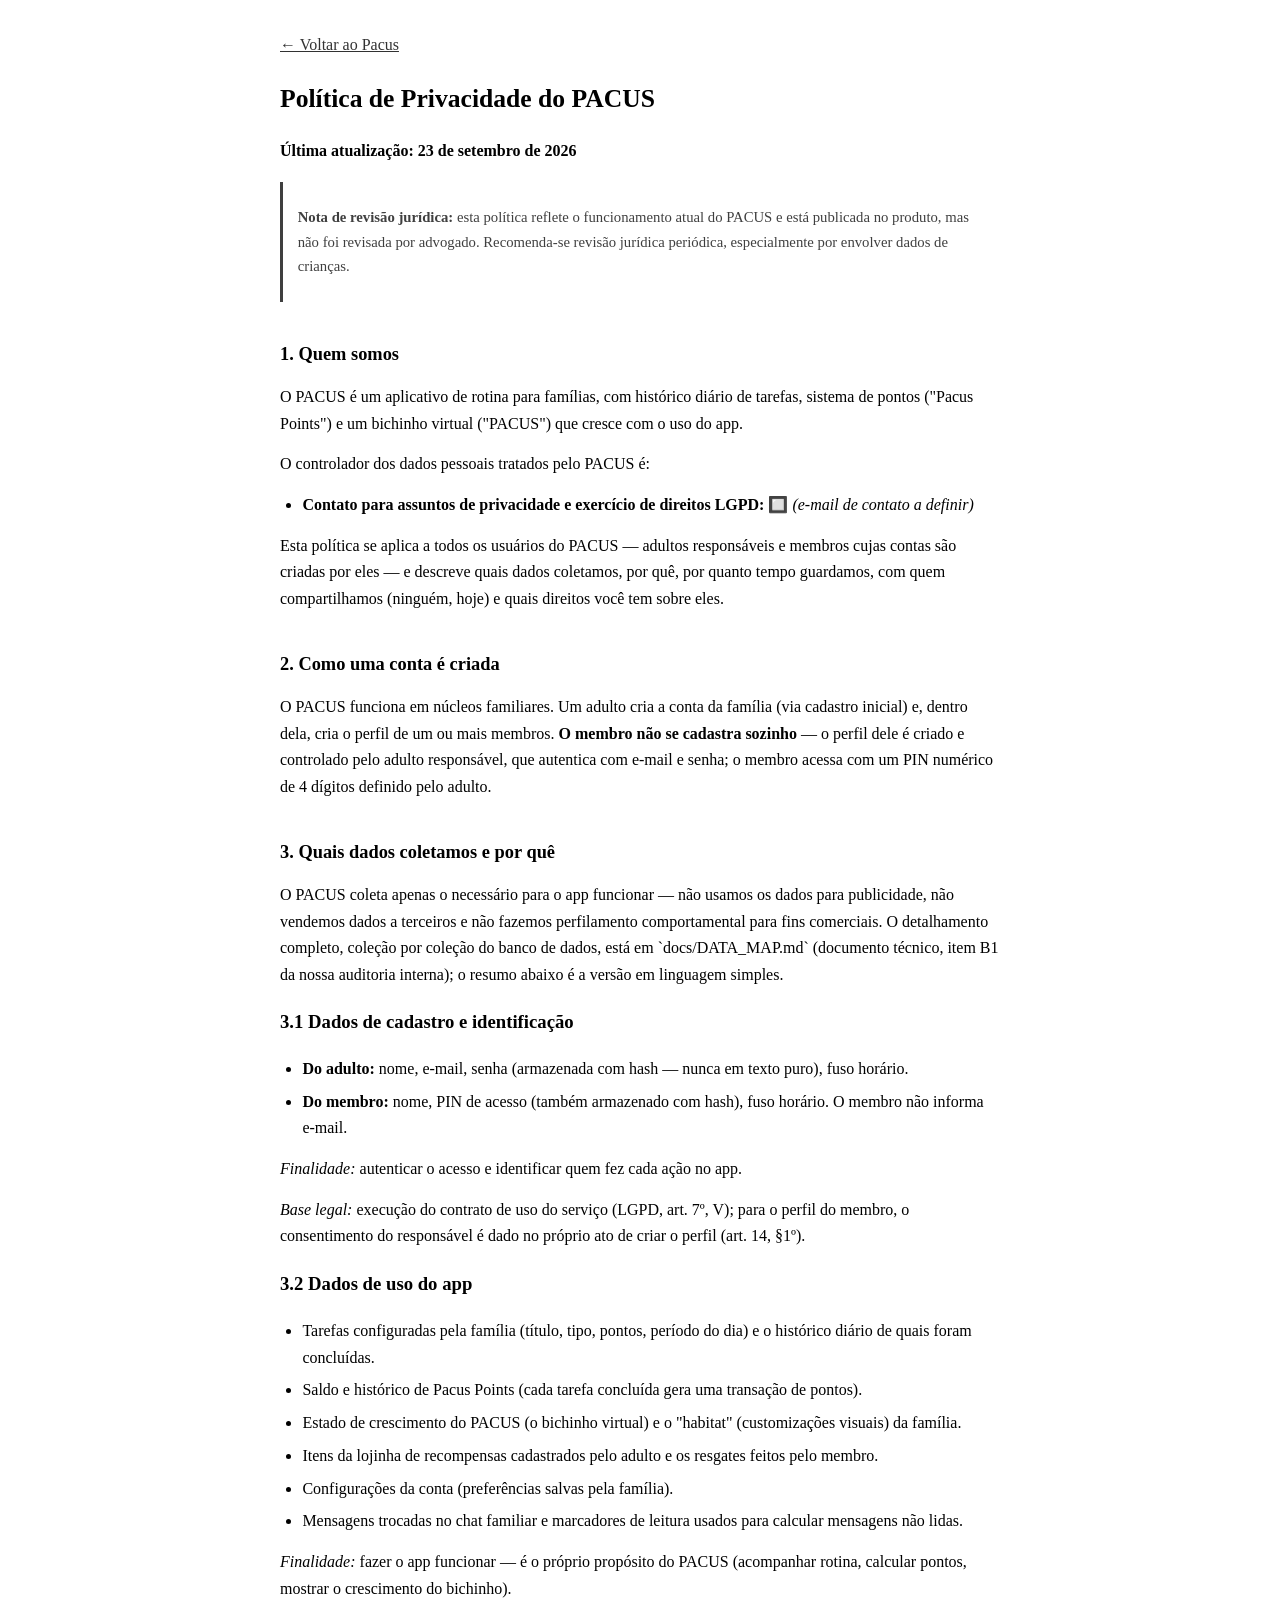
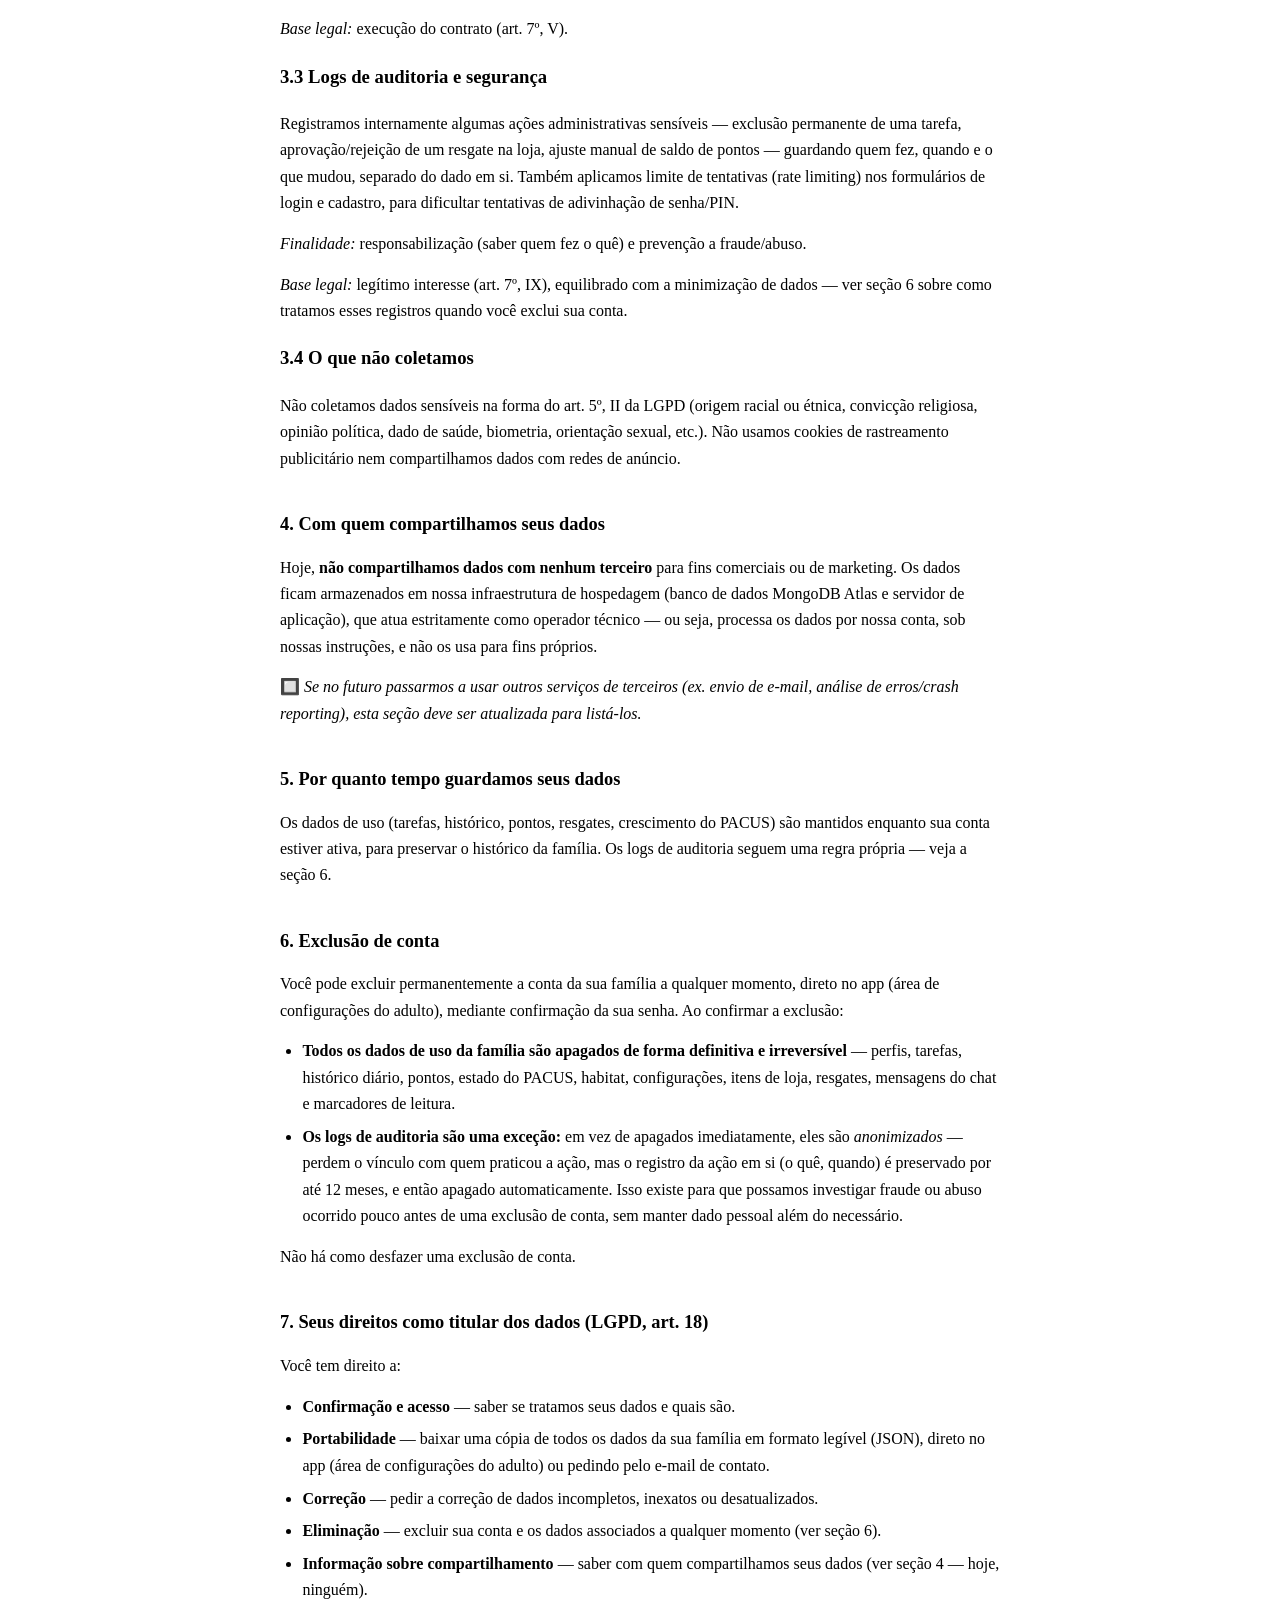
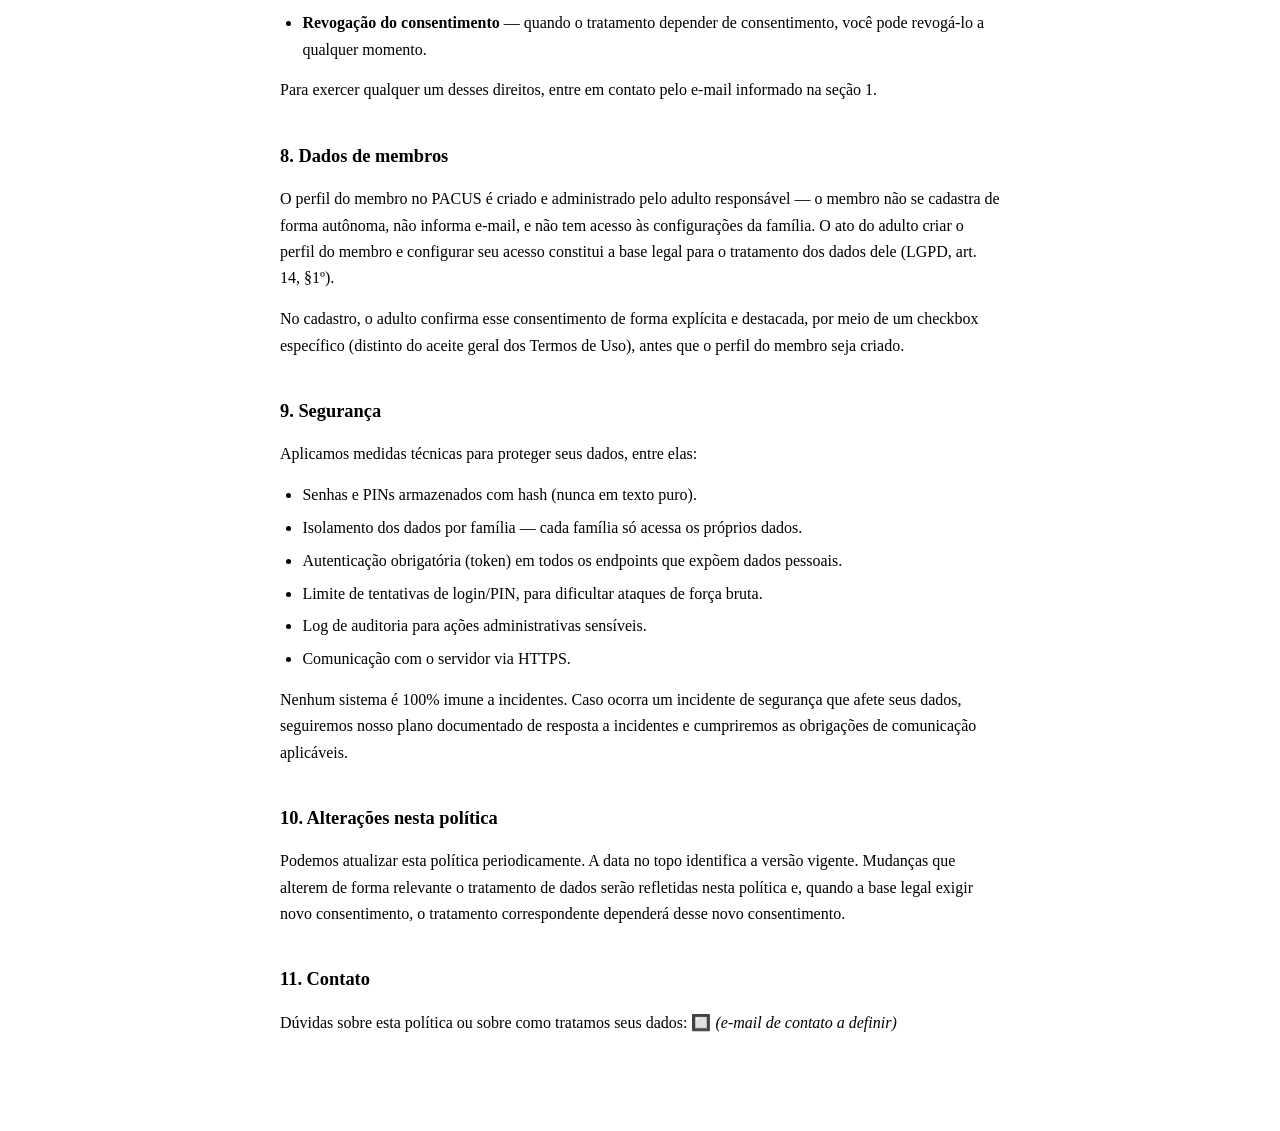
<file: flutter_app/web/privacidade.html>
<!DOCTYPE html>
<html lang="pt-BR">
<head>
<meta charset="UTF-8" />
<meta name="viewport" content="width=device-width, initial-scale=1.0" />
<title>Política de Privacidade — Pacus</title>
<style>
  .legal-doc { max-width: 720px; margin: 0 auto; padding: 24px 20px 72px; line-height: 1.65; }
  .legal-doc h1 { margin-top: 0; font-size: 1.6rem; }
  .legal-doc h2 { margin-top: 2em; font-size: 1.15rem; }
  .legal-doc p { margin: 0.9em 0; }
  .legal-doc ul { margin: 0.9em 0; padding-left: 1.4em; }
  .legal-doc li { margin: 0.4em 0; }
  .legal-doc blockquote { margin: 1.2em 0; padding: 0.7em 1em; border-left: 3px solid currentColor; opacity: 0.75; font-size: 0.92em; }
  .legal-doc a { color: inherit; text-decoration: underline; }
  .legal-back { display: inline-block; margin-bottom: 20px; text-decoration: none; opacity: 0.8; }
</style>
</head>
<body>
<div class="screen">
  <div class="container legal-doc">
    <a class="legal-back" href="./index.html">&larr; Voltar ao Pacus</a>
<h1>Política de Privacidade do PACUS</h1>
<p><strong>Última atualização: 23 de setembro de 2026</strong></p>
<blockquote>
<p><strong>Nota de revisão jurídica:</strong> esta política reflete o funcionamento atual do PACUS e está publicada no produto, mas não foi revisada por advogado. Recomenda-se revisão jurídica periódica, especialmente por envolver dados de crianças.</p>
</blockquote>
<h2>1. Quem somos</h2>
<p>O PACUS é um aplicativo de rotina para famílias, com histórico diário de tarefas, sistema de pontos ("Pacus Points") e um bichinho virtual ("PACUS") que cresce com o uso do app.</p>
<p>O controlador dos dados pessoais tratados pelo PACUS é:</p>
<ul>
<li><strong>Contato para assuntos de privacidade e exercício de direitos LGPD:</strong> 🔲 <em>(e-mail de contato a definir)</em></li>
</ul>
<p>Esta política se aplica a todos os usuários do PACUS — adultos responsáveis e membros cujas contas são criadas por eles — e descreve quais dados coletamos, por quê, por quanto tempo guardamos, com quem compartilhamos (ninguém, hoje) e quais direitos você tem sobre eles.</p>
<h2>2. Como uma conta é criada</h2>
<p>O PACUS funciona em núcleos familiares. Um adulto cria a conta da família (via cadastro inicial) e, dentro dela, cria o perfil de um ou mais membros. <strong>O membro não se cadastra sozinho</strong> — o perfil dele é criado e controlado pelo adulto responsável, que autentica com e-mail e senha; o membro acessa com um PIN numérico de 4 dígitos definido pelo adulto.</p>
<h2>3. Quais dados coletamos e por quê</h2>
<p>O PACUS coleta apenas o necessário para o app funcionar — não usamos os dados para publicidade, não vendemos dados a terceiros e não fazemos perfilamento comportamental para fins comerciais. O detalhamento completo, coleção por coleção do banco de dados, está em `docs/DATA_MAP.md` (documento técnico, item B1 da nossa auditoria interna); o resumo abaixo é a versão em linguagem simples.</p>
<h3>3.1 Dados de cadastro e identificação</h3>
<ul>
<li><strong>Do adulto:</strong> nome, e-mail, senha (armazenada com hash — nunca em texto puro), fuso horário.</li>
<li><strong>Do membro:</strong> nome, PIN de acesso (também armazenado com hash), fuso horário. O membro não informa e-mail.</li>
</ul>
<p><em>Finalidade:</em> autenticar o acesso e identificar quem fez cada ação no app.</p>
<p><em>Base legal:</em> execução do contrato de uso do serviço (LGPD, art. 7º, V); para o perfil do membro, o consentimento do responsável é dado no próprio ato de criar o perfil (art. 14, §1º).</p>
<h3>3.2 Dados de uso do app</h3>
<ul>
<li>Tarefas configuradas pela família (título, tipo, pontos, período do dia) e o histórico diário de quais foram concluídas.</li>
<li>Saldo e histórico de Pacus Points (cada tarefa concluída gera uma transação de pontos).</li>
<li>Estado de crescimento do PACUS (o bichinho virtual) e o "habitat" (customizações visuais) da família.</li>
<li>Itens da lojinha de recompensas cadastrados pelo adulto e os resgates feitos pelo membro.</li>
<li>Configurações da conta (preferências salvas pela família).</li>
<li>Mensagens trocadas no chat familiar e marcadores de leitura usados para calcular mensagens não lidas.</li>
</ul>
<p><em>Finalidade:</em> fazer o app funcionar — é o próprio propósito do PACUS (acompanhar rotina, calcular pontos, mostrar o crescimento do bichinho).</p>
<p><em>Base legal:</em> execução do contrato (art. 7º, V).</p>
<h3>3.3 Logs de auditoria e segurança</h3>
<p>Registramos internamente algumas ações administrativas sensíveis — exclusão permanente de uma tarefa, aprovação/rejeição de um resgate na loja, ajuste manual de saldo de pontos — guardando quem fez, quando e o que mudou, separado do dado em si. Também aplicamos limite de tentativas (rate limiting) nos formulários de login e cadastro, para dificultar tentativas de adivinhação de senha/PIN.</p>
<p><em>Finalidade:</em> responsabilização (saber quem fez o quê) e prevenção a fraude/abuso.</p>
<p><em>Base legal:</em> legítimo interesse (art. 7º, IX), equilibrado com a minimização de dados — ver seção 6 sobre como tratamos esses registros quando você exclui sua conta.</p>
<h3>3.4 O que <strong>não</strong> coletamos</h3>
<p>Não coletamos dados sensíveis na forma do art. 5º, II da LGPD (origem racial ou étnica, convicção religiosa, opinião política, dado de saúde, biometria, orientação sexual, etc.). Não usamos cookies de rastreamento publicitário nem compartilhamos dados com redes de anúncio.</p>
<h2>4. Com quem compartilhamos seus dados</h2>
<p>Hoje, <strong>não compartilhamos dados com nenhum terceiro</strong> para fins comerciais ou de marketing. Os dados ficam armazenados em nossa infraestrutura de hospedagem (banco de dados MongoDB Atlas e servidor de aplicação), que atua estritamente como operador técnico — ou seja, processa os dados por nossa conta, sob nossas instruções, e não os usa para fins próprios.</p>
<p>🔲 <em>Se no futuro passarmos a usar outros serviços de terceiros (ex. envio de e-mail, análise de erros/crash reporting), esta seção deve ser atualizada para listá-los.</em></p>
<h2>5. Por quanto tempo guardamos seus dados</h2>
<p>Os dados de uso (tarefas, histórico, pontos, resgates, crescimento do PACUS) são mantidos enquanto sua conta estiver ativa, para preservar o histórico da família. Os logs de auditoria seguem uma regra própria — veja a seção 6.</p>
<h2>6. Exclusão de conta</h2>
<p>Você pode excluir permanentemente a conta da sua família a qualquer momento, direto no app (área de configurações do adulto), mediante confirmação da sua senha. Ao confirmar a exclusão:</p>
<ul>
<li><strong>Todos os dados de uso da família são apagados de forma definitiva e irreversível</strong> — perfis, tarefas, histórico diário, pontos, estado do PACUS, habitat, configurações, itens de loja, resgates, mensagens do chat e marcadores de leitura.</li>
<li><strong>Os logs de auditoria são uma exceção:</strong> em vez de apagados imediatamente, eles são <em>anonimizados</em> — perdem o vínculo com quem praticou a ação, mas o registro da ação em si (o quê, quando) é preservado por até 12 meses, e então apagado automaticamente. Isso existe para que possamos investigar fraude ou abuso ocorrido pouco antes de uma exclusão de conta, sem manter dado pessoal além do necessário.</li>
</ul>
<p>Não há como desfazer uma exclusão de conta.</p>
<h2>7. Seus direitos como titular dos dados (LGPD, art. 18)</h2>
<p>Você tem direito a:</p>
<ul>
<li><strong>Confirmação e acesso</strong> — saber se tratamos seus dados e quais são.</li>
<li><strong>Portabilidade</strong> — baixar uma cópia de todos os dados da sua família em formato legível (JSON), direto no app (área de configurações do adulto) ou pedindo pelo e-mail de contato.</li>
<li><strong>Correção</strong> — pedir a correção de dados incompletos, inexatos ou desatualizados.</li>
<li><strong>Eliminação</strong> — excluir sua conta e os dados associados a qualquer momento (ver seção 6).</li>
<li><strong>Informação sobre compartilhamento</strong> — saber com quem compartilhamos seus dados (ver seção 4 — hoje, ninguém).</li>
<li><strong>Revogação do consentimento</strong> — quando o tratamento depender de consentimento, você pode revogá-lo a qualquer momento.</li>
</ul>
<p>Para exercer qualquer um desses direitos, entre em contato pelo e-mail informado na seção 1.</p>
<h2>8. Dados de membros</h2>
<p>O perfil do membro no PACUS é criado e administrado pelo adulto responsável — o membro não se cadastra de forma autônoma, não informa e-mail, e não tem acesso às configurações da família. O ato do adulto criar o perfil do membro e configurar seu acesso constitui a base legal para o tratamento dos dados dele (LGPD, art. 14, §1º).</p>
<p>No cadastro, o adulto confirma esse consentimento de forma explícita e destacada, por meio de um checkbox específico (distinto do aceite geral dos Termos de Uso), antes que o perfil do membro seja criado.</p>
<h2>9. Segurança</h2>
<p>Aplicamos medidas técnicas para proteger seus dados, entre elas:</p>
<ul>
<li>Senhas e PINs armazenados com hash (nunca em texto puro).</li>
<li>Isolamento dos dados por família — cada família só acessa os próprios dados.</li>
<li>Autenticação obrigatória (token) em todos os endpoints que expõem dados pessoais.</li>
<li>Limite de tentativas de login/PIN, para dificultar ataques de força bruta.</li>
<li>Log de auditoria para ações administrativas sensíveis.</li>
<li>Comunicação com o servidor via HTTPS.</li>
</ul>
<p>Nenhum sistema é 100% imune a incidentes. Caso ocorra um incidente de segurança que afete seus dados, seguiremos nosso plano documentado de resposta a incidentes e cumpriremos as obrigações de comunicação aplicáveis.</p>
<h2>10. Alterações nesta política</h2>
<p>Podemos atualizar esta política periodicamente. A data no topo identifica a versão vigente. Mudanças que alterem de forma relevante o tratamento de dados serão refletidas nesta política e, quando a base legal exigir novo consentimento, o tratamento correspondente dependerá desse novo consentimento.</p>
<h2>11. Contato</h2>
<p>Dúvidas sobre esta política ou sobre como tratamos seus dados: 🔲 <em>(e-mail de contato a definir)</em></p>
  </div>
</div>
</body>
</html>
</file>
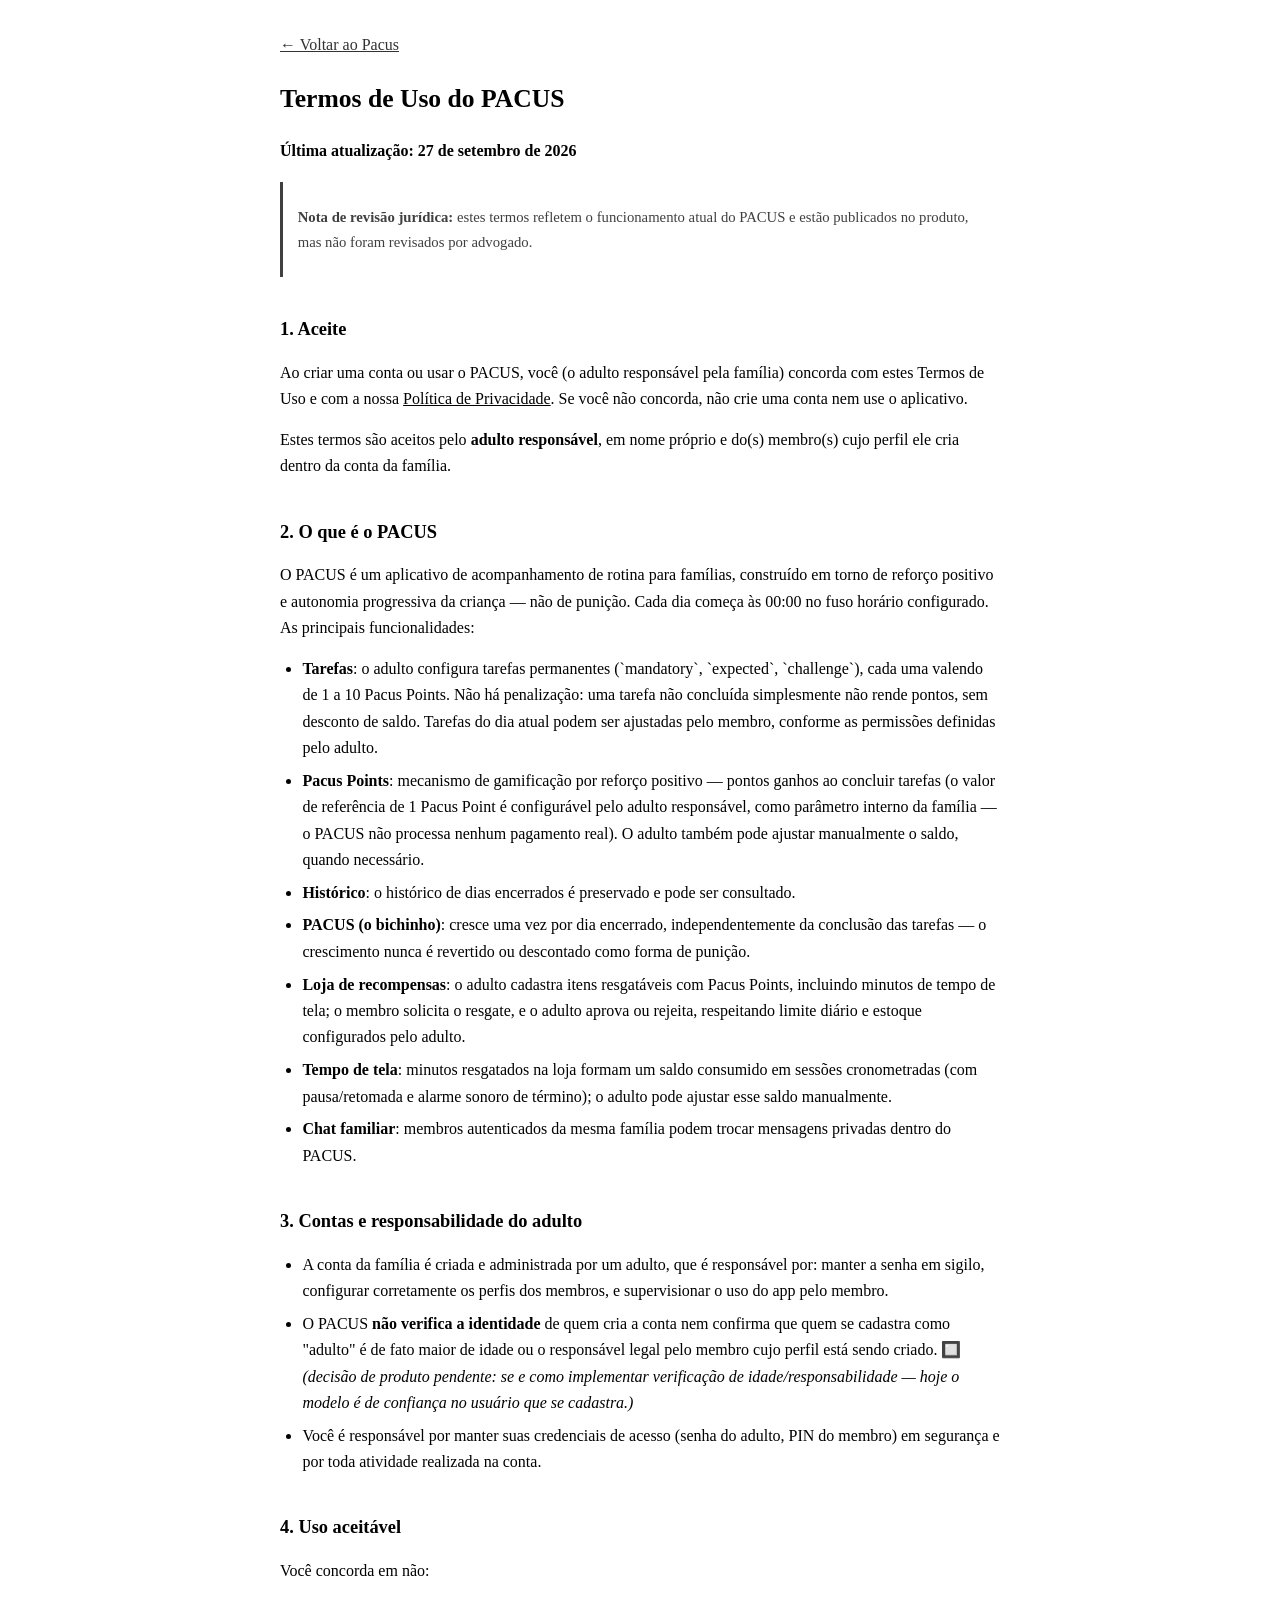
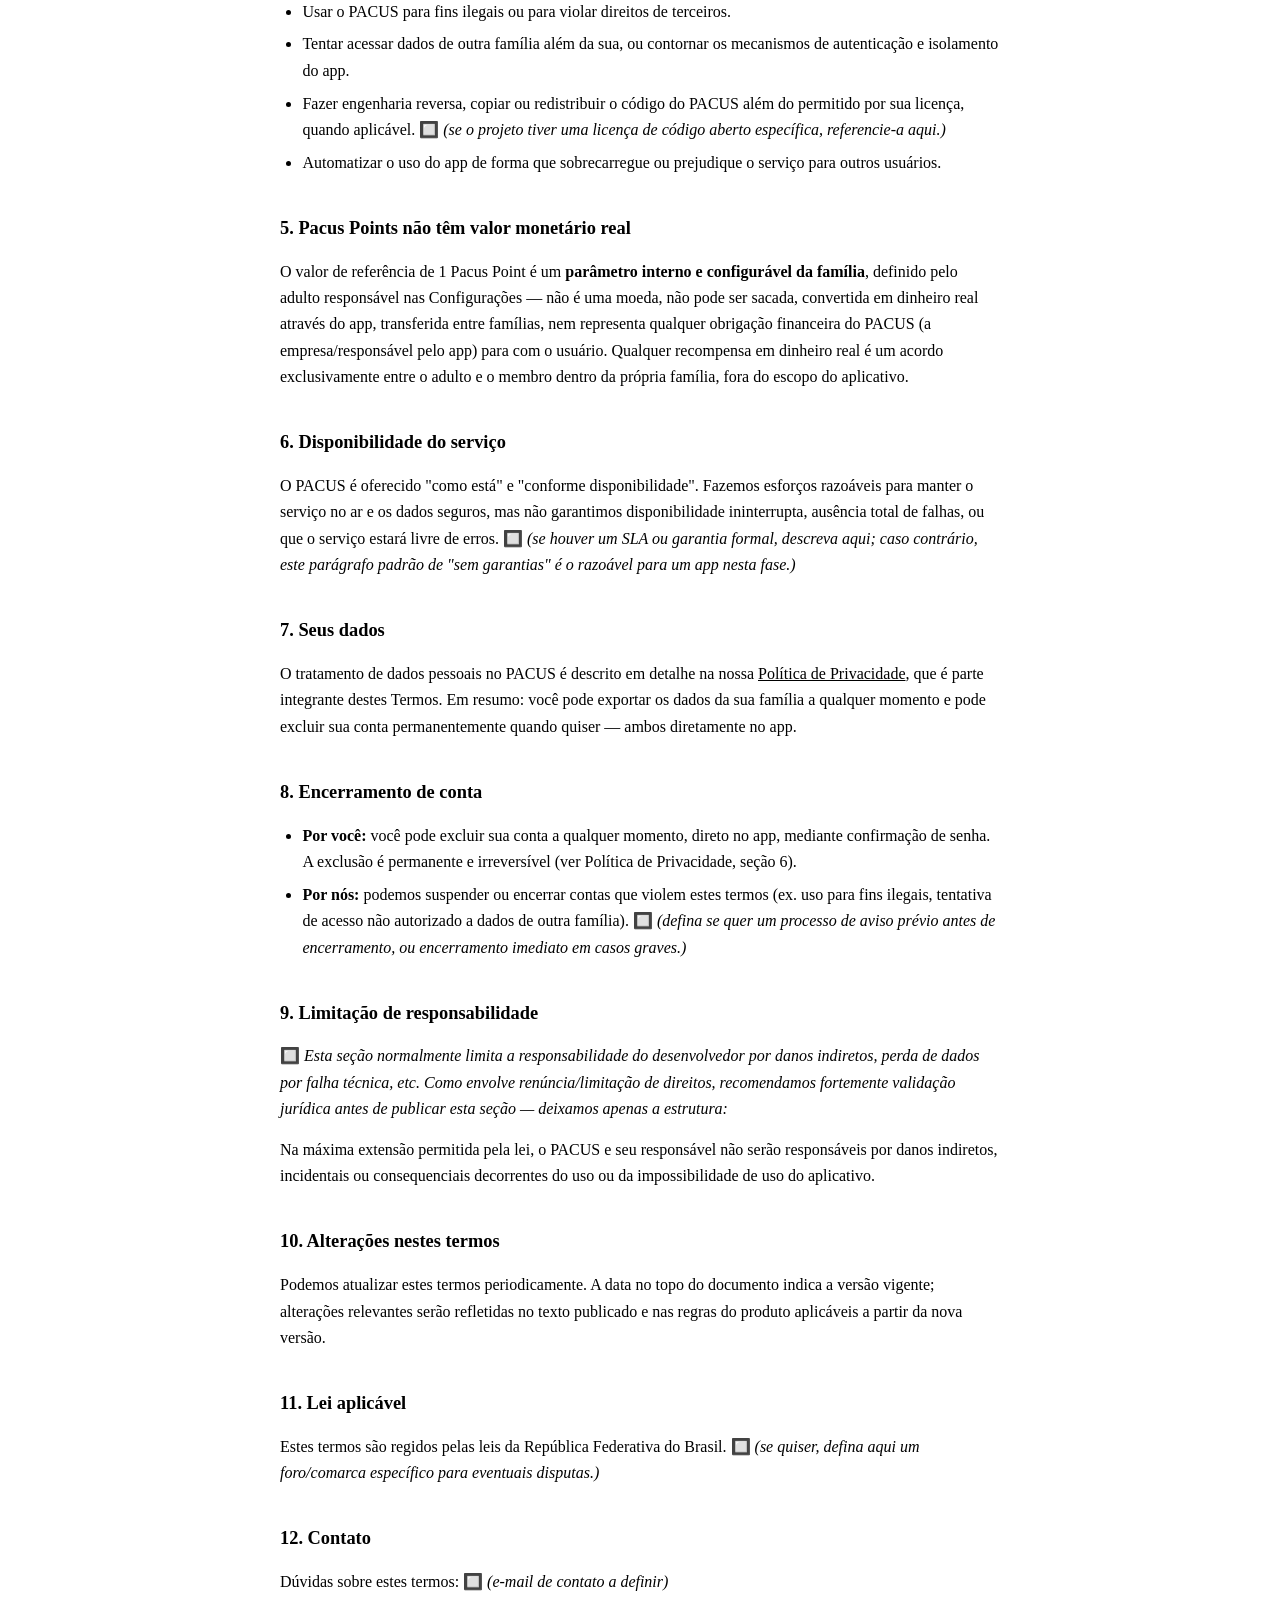
<file: flutter_app/web/termos.html>
<!DOCTYPE html>
<html lang="pt-BR">
<head>
<meta charset="UTF-8" />
<meta name="viewport" content="width=device-width, initial-scale=1.0" />
<title>Termos de Uso — Pacus</title>
<style>
  .legal-doc { max-width: 720px; margin: 0 auto; padding: 24px 20px 72px; line-height: 1.65; }
  .legal-doc h1 { margin-top: 0; font-size: 1.6rem; }
  .legal-doc h2 { margin-top: 2em; font-size: 1.15rem; }
  .legal-doc p { margin: 0.9em 0; }
  .legal-doc ul { margin: 0.9em 0; padding-left: 1.4em; }
  .legal-doc li { margin: 0.4em 0; }
  .legal-doc blockquote { margin: 1.2em 0; padding: 0.7em 1em; border-left: 3px solid currentColor; opacity: 0.75; font-size: 0.92em; }
  .legal-doc a { color: inherit; text-decoration: underline; }
  .legal-back { display: inline-block; margin-bottom: 20px; text-decoration: none; opacity: 0.8; }
</style>
</head>
<body>
<div class="screen">
  <div class="container legal-doc">
    <a class="legal-back" href="./index.html">&larr; Voltar ao Pacus</a>
<h1>Termos de Uso do PACUS</h1>
<p><strong>Última atualização: 27 de setembro de 2026</strong></p>
<blockquote>
<p><strong>Nota de revisão jurídica:</strong> estes termos refletem o funcionamento atual do PACUS e estão publicados no produto, mas não foram revisados por advogado.</p>
</blockquote>
<h2>1. Aceite</h2>
<p>Ao criar uma conta ou usar o PACUS, você (o adulto responsável pela família) concorda com estes Termos de Uso e com a nossa <a href="./privacidade.html">Política de Privacidade</a>. Se você não concorda, não crie uma conta nem use o aplicativo.</p>
<p>Estes termos são aceitos pelo <strong>adulto responsável</strong>, em nome próprio e do(s) membro(s) cujo perfil ele cria dentro da conta da família.</p>
<h2>2. O que é o PACUS</h2>
<p>O PACUS é um aplicativo de acompanhamento de rotina para famílias, construído em torno de reforço positivo e autonomia progressiva da criança — não de punição. Cada dia começa às 00:00 no fuso horário configurado. As principais funcionalidades:</p>
<ul>
<li><strong>Tarefas</strong>: o adulto configura tarefas permanentes (`mandatory`, `expected`, `challenge`), cada uma valendo de 1 a 10 Pacus Points. Não há penalização: uma tarefa não concluída simplesmente não rende pontos, sem desconto de saldo. Tarefas do dia atual podem ser ajustadas pelo membro, conforme as permissões definidas pelo adulto.</li>
<li><strong>Pacus Points</strong>: mecanismo de gamificação por reforço positivo — pontos ganhos ao concluir tarefas (o valor de referência de 1 Pacus Point é configurável pelo adulto responsável, como parâmetro interno da família — o PACUS não processa nenhum pagamento real). O adulto também pode ajustar manualmente o saldo, quando necessário.</li>
<li><strong>Histórico</strong>: o histórico de dias encerrados é preservado e pode ser consultado.</li>
<li><strong>PACUS (o bichinho)</strong>: cresce uma vez por dia encerrado, independentemente da conclusão das tarefas — o crescimento nunca é revertido ou descontado como forma de punição.</li>
<li><strong>Loja de recompensas</strong>: o adulto cadastra itens resgatáveis com Pacus Points, incluindo minutos de tempo de tela; o membro solicita o resgate, e o adulto aprova ou rejeita, respeitando limite diário e estoque configurados pelo adulto.</li>
<li><strong>Tempo de tela</strong>: minutos resgatados na loja formam um saldo consumido em sessões cronometradas (com pausa/retomada e alarme sonoro de término); o adulto pode ajustar esse saldo manualmente.</li>
<li><strong>Chat familiar</strong>: membros autenticados da mesma família podem trocar mensagens privadas dentro do PACUS.</li>
</ul>
<h2>3. Contas e responsabilidade do adulto</h2>
<ul>
<li>A conta da família é criada e administrada por um adulto, que é responsável por: manter a senha em sigilo, configurar corretamente os perfis dos membros, e supervisionar o uso do app pelo membro.</li>
<li>O PACUS <strong>não verifica a identidade</strong> de quem cria a conta nem confirma que quem se cadastra como "adulto" é de fato maior de idade ou o responsável legal pelo membro cujo perfil está sendo criado. 🔲 <em>(decisão de produto pendente: se e como implementar verificação de idade/responsabilidade — hoje o modelo é de confiança no usuário que se cadastra.)</em></li>
<li>Você é responsável por manter suas credenciais de acesso (senha do adulto, PIN do membro) em segurança e por toda atividade realizada na conta.</li>
</ul>
<h2>4. Uso aceitável</h2>
<p>Você concorda em não:</p>
<ul>
<li>Usar o PACUS para fins ilegais ou para violar direitos de terceiros.</li>
<li>Tentar acessar dados de outra família além da sua, ou contornar os mecanismos de autenticação e isolamento do app.</li>
<li>Fazer engenharia reversa, copiar ou redistribuir o código do PACUS além do permitido por sua licença, quando aplicável. 🔲 <em>(se o projeto tiver uma licença de código aberto específica, referencie-a aqui.)</em></li>
<li>Automatizar o uso do app de forma que sobrecarregue ou prejudique o serviço para outros usuários.</li>
</ul>
<h2>5. Pacus Points não têm valor monetário real</h2>
<p>O valor de referência de 1 Pacus Point é um <strong>parâmetro interno e configurável da família</strong>, definido pelo adulto responsável nas Configurações — não é uma moeda, não pode ser sacada, convertida em dinheiro real através do app, transferida entre famílias, nem representa qualquer obrigação financeira do PACUS (a empresa/responsável pelo app) para com o usuário. Qualquer recompensa em dinheiro real é um acordo exclusivamente entre o adulto e o membro dentro da própria família, fora do escopo do aplicativo.</p>
<h2>6. Disponibilidade do serviço</h2>
<p>O PACUS é oferecido "como está" e "conforme disponibilidade". Fazemos esforços razoáveis para manter o serviço no ar e os dados seguros, mas não garantimos disponibilidade ininterrupta, ausência total de falhas, ou que o serviço estará livre de erros. 🔲 <em>(se houver um SLA ou garantia formal, descreva aqui; caso contrário, este parágrafo padrão de "sem garantias" é o razoável para um app nesta fase.)</em></p>
<h2>7. Seus dados</h2>
<p>O tratamento de dados pessoais no PACUS é descrito em detalhe na nossa <a href="./privacidade.html">Política de Privacidade</a>, que é parte integrante destes Termos. Em resumo: você pode exportar os dados da sua família a qualquer momento e pode excluir sua conta permanentemente quando quiser — ambos diretamente no app.</p>
<h2>8. Encerramento de conta</h2>
<ul>
<li><strong>Por você:</strong> você pode excluir sua conta a qualquer momento, direto no app, mediante confirmação de senha. A exclusão é permanente e irreversível (ver Política de Privacidade, seção 6).</li>
<li><strong>Por nós:</strong> podemos suspender ou encerrar contas que violem estes termos (ex. uso para fins ilegais, tentativa de acesso não autorizado a dados de outra família). 🔲 <em>(defina se quer um processo de aviso prévio antes de encerramento, ou encerramento imediato em casos graves.)</em></li>
</ul>
<h2>9. Limitação de responsabilidade</h2>
<p>🔲 <em>Esta seção normalmente limita a responsabilidade do desenvolvedor por danos indiretos, perda de dados por falha técnica, etc. Como envolve renúncia/limitação de direitos, recomendamos fortemente validação jurídica antes de publicar esta seção — deixamos apenas a estrutura:</em></p>
<p>Na máxima extensão permitida pela lei, o PACUS e seu responsável não serão responsáveis por danos indiretos, incidentais ou consequenciais decorrentes do uso ou da impossibilidade de uso do aplicativo.</p>
<h2>10. Alterações nestes termos</h2>
<p>Podemos atualizar estes termos periodicamente. A data no topo do documento indica a versão vigente; alterações relevantes serão refletidas no texto publicado e nas regras do produto aplicáveis a partir da nova versão.</p>
<h2>11. Lei aplicável</h2>
<p>Estes termos são regidos pelas leis da República Federativa do Brasil. 🔲 <em>(se quiser, defina aqui um foro/comarca específico para eventuais disputas.)</em></p>
<h2>12. Contato</h2>
<p>Dúvidas sobre estes termos: 🔲 <em>(e-mail de contato a definir)</em></p>
  </div>
</div>
</body>
</html>
</file>
